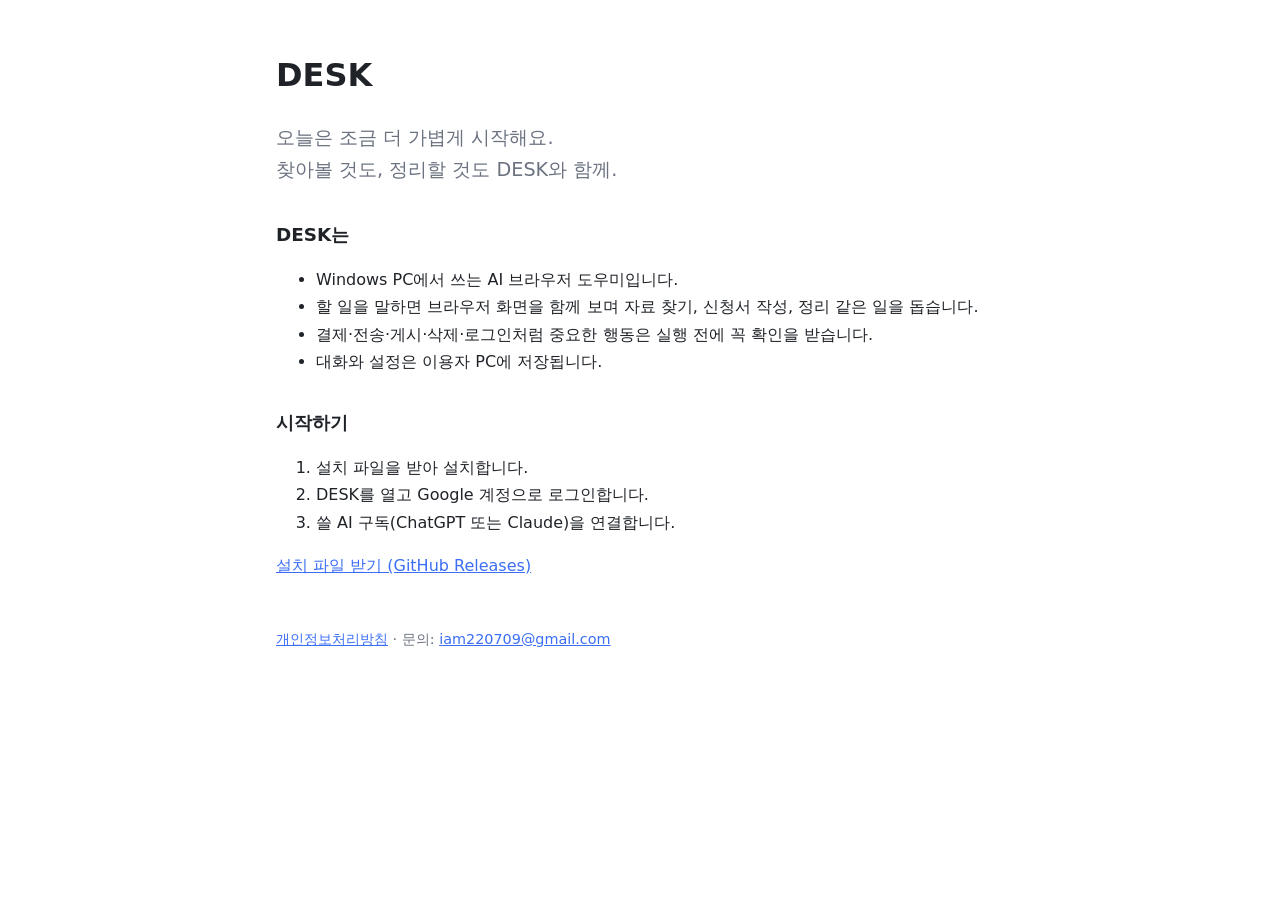
<file: index.html>
<!doctype html>
<html lang="ko">
<head>
<meta charset="utf-8">
<meta name="viewport" content="width=device-width, initial-scale=1">
<title>DESK</title>
<meta name="description" content="DESK — 내 PC에서 브라우저 작업을 함께 해 주는 AI 도우미">
<link rel="stylesheet" href="style.css">
</head>
<body>
<main>
<h1>DESK</h1>
<p class="lead">오늘은 조금 더 가볍게 시작해요.<br>찾아볼 것도, 정리할 것도 DESK와 함께.</p>

<h2>DESK는</h2>
<ul>
<li>Windows PC에서 쓰는 AI 브라우저 도우미입니다.</li>
<li>할 일을 말하면 브라우저 화면을 함께 보며 자료 찾기, 신청서 작성, 정리 같은 일을 돕습니다.</li>
<li>결제·전송·게시·삭제·로그인처럼 중요한 행동은 실행 전에 꼭 확인을 받습니다.</li>
<li>대화와 설정은 이용자 PC에 저장됩니다.</li>
</ul>

<h2>시작하기</h2>
<ol>
<li>설치 파일을 받아 설치합니다.</li>
<li>DESK를 열고 Google 계정으로 로그인합니다.</li>
<li>쓸 AI 구독(ChatGPT 또는 Claude)을 연결합니다.</li>
</ol>
<p><a href="https://github.com/cjmfortune/desk-releases/releases">설치 파일 받기 (GitHub Releases)</a></p>

<footer>
<a href="privacy.html">개인정보처리방침</a> · 문의: <a href="mailto:iam220709@gmail.com">iam220709@gmail.com</a>
</footer>
</main>
</body>
</html>
</file>
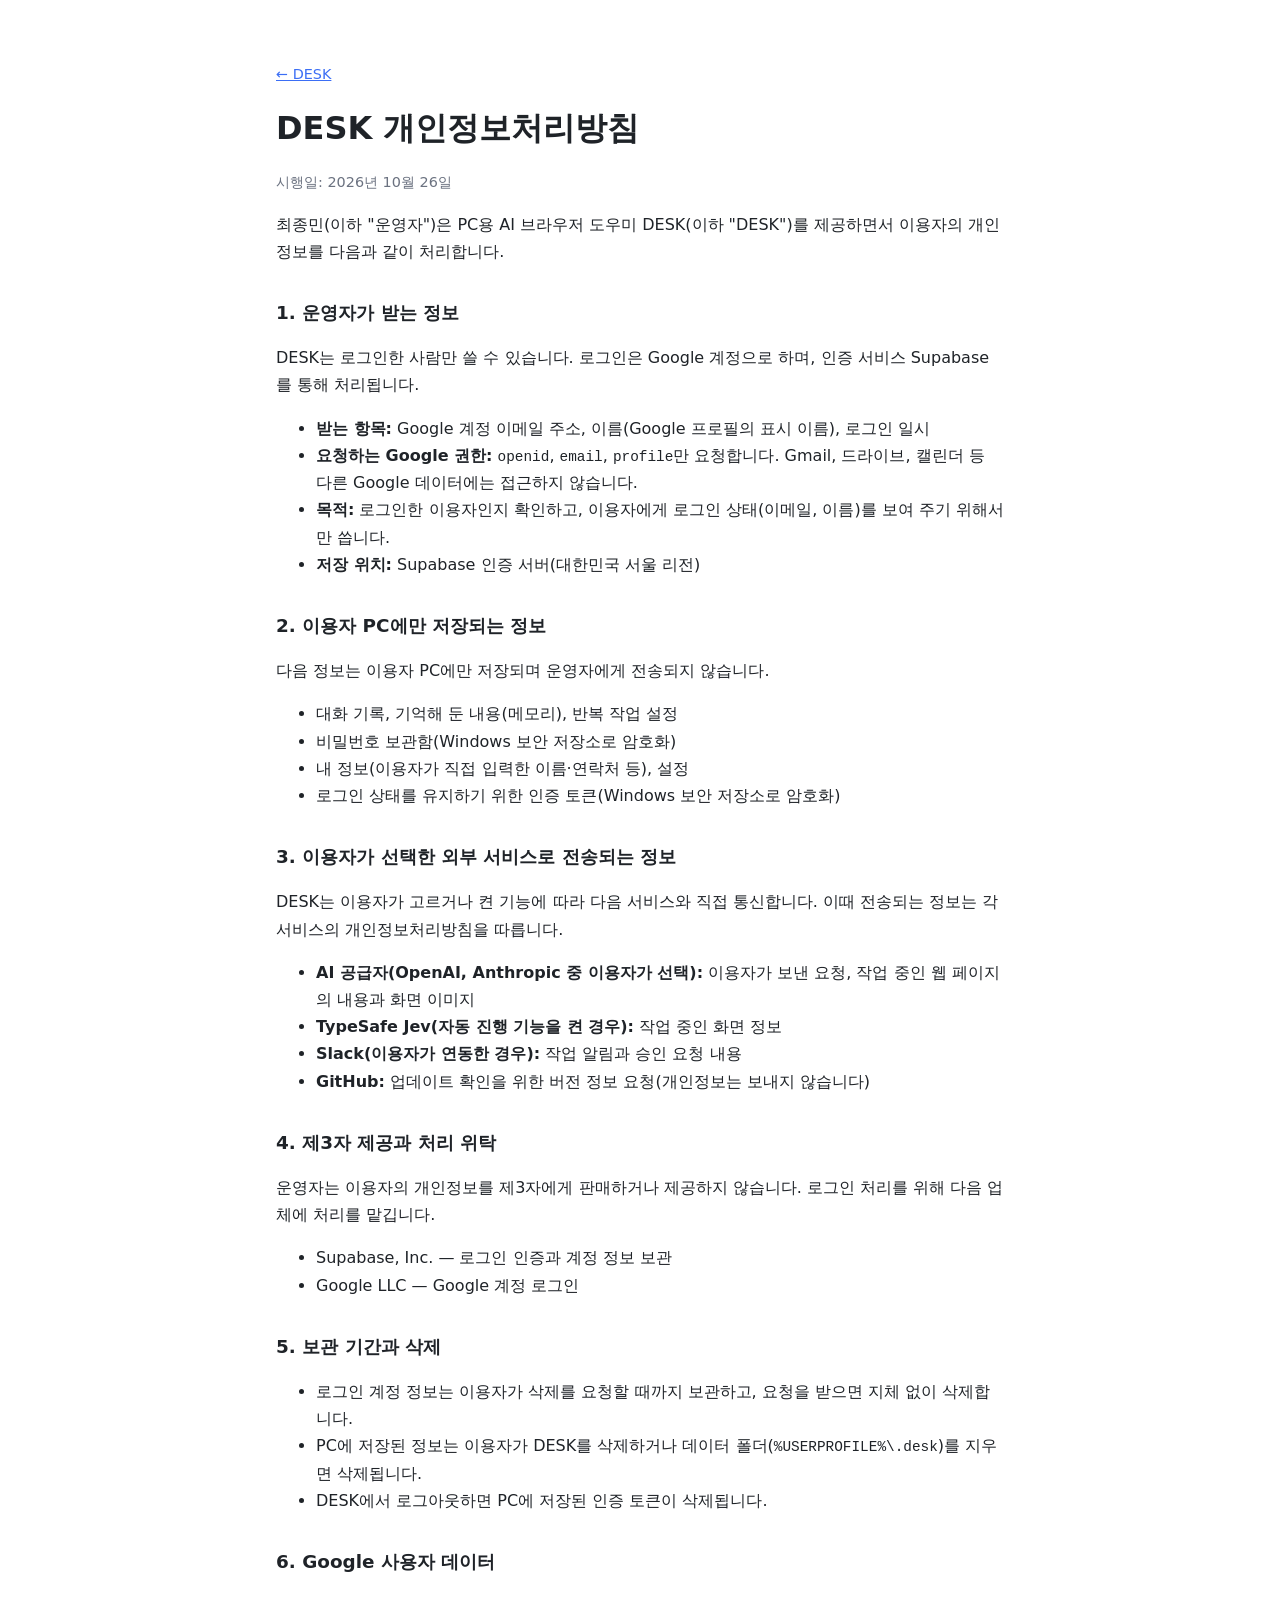
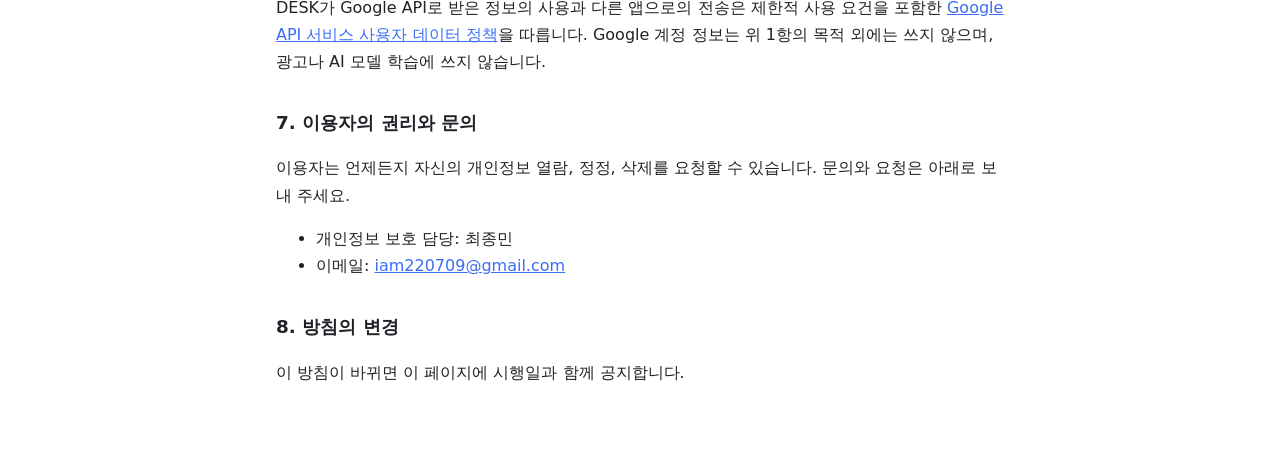
<file: privacy.html>
<!doctype html>
<html lang="ko">
<head>
<meta charset="utf-8">
<meta name="viewport" content="width=device-width, initial-scale=1">
<title>DESK 개인정보처리방침</title>
<link rel="stylesheet" href="style.css">
</head>
<body>
<main>
<p class="back"><a href="./">← DESK</a></p>
<h1>DESK 개인정보처리방침</h1>
<p class="meta">시행일: 2026년 10월 26일</p>

<p>최종민(이하 "운영자")은 PC용 AI 브라우저 도우미 DESK(이하 "DESK")를 제공하면서 이용자의 개인정보를 다음과 같이 처리합니다.</p>

<h2>1. 운영자가 받는 정보</h2>
<p>DESK는 로그인한 사람만 쓸 수 있습니다. 로그인은 Google 계정으로 하며, 인증 서비스 Supabase를 통해 처리됩니다.</p>
<ul>
<li><strong>받는 항목:</strong> Google 계정 이메일 주소, 이름(Google 프로필의 표시 이름), 로그인 일시</li>
<li><strong>요청하는 Google 권한:</strong> <code>openid</code>, <code>email</code>, <code>profile</code>만 요청합니다. Gmail, 드라이브, 캘린더 등 다른 Google 데이터에는 접근하지 않습니다.</li>
<li><strong>목적:</strong> 로그인한 이용자인지 확인하고, 이용자에게 로그인 상태(이메일, 이름)를 보여 주기 위해서만 씁니다.</li>
<li><strong>저장 위치:</strong> Supabase 인증 서버(대한민국 서울 리전)</li>
</ul>

<h2>2. 이용자 PC에만 저장되는 정보</h2>
<p>다음 정보는 이용자 PC에만 저장되며 운영자에게 전송되지 않습니다.</p>
<ul>
<li>대화 기록, 기억해 둔 내용(메모리), 반복 작업 설정</li>
<li>비밀번호 보관함(Windows 보안 저장소로 암호화)</li>
<li>내 정보(이용자가 직접 입력한 이름·연락처 등), 설정</li>
<li>로그인 상태를 유지하기 위한 인증 토큰(Windows 보안 저장소로 암호화)</li>
</ul>

<h2>3. 이용자가 선택한 외부 서비스로 전송되는 정보</h2>
<p>DESK는 이용자가 고르거나 켠 기능에 따라 다음 서비스와 직접 통신합니다. 이때 전송되는 정보는 각 서비스의 개인정보처리방침을 따릅니다.</p>
<ul>
<li><strong>AI 공급자(OpenAI, Anthropic 중 이용자가 선택):</strong> 이용자가 보낸 요청, 작업 중인 웹 페이지의 내용과 화면 이미지</li>
<li><strong>TypeSafe Jev(자동 진행 기능을 켠 경우):</strong> 작업 중인 화면 정보</li>
<li><strong>Slack(이용자가 연동한 경우):</strong> 작업 알림과 승인 요청 내용</li>
<li><strong>GitHub:</strong> 업데이트 확인을 위한 버전 정보 요청(개인정보는 보내지 않습니다)</li>
</ul>

<h2>4. 제3자 제공과 처리 위탁</h2>
<p>운영자는 이용자의 개인정보를 제3자에게 판매하거나 제공하지 않습니다. 로그인 처리를 위해 다음 업체에 처리를 맡깁니다.</p>
<ul>
<li>Supabase, Inc. — 로그인 인증과 계정 정보 보관</li>
<li>Google LLC — Google 계정 로그인</li>
</ul>

<h2>5. 보관 기간과 삭제</h2>
<ul>
<li>로그인 계정 정보는 이용자가 삭제를 요청할 때까지 보관하고, 요청을 받으면 지체 없이 삭제합니다.</li>
<li>PC에 저장된 정보는 이용자가 DESK를 삭제하거나 데이터 폴더(<code>%USERPROFILE%\.desk</code>)를 지우면 삭제됩니다.</li>
<li>DESK에서 로그아웃하면 PC에 저장된 인증 토큰이 삭제됩니다.</li>
</ul>

<h2>6. Google 사용자 데이터</h2>
<p>DESK가 Google API로 받은 정보의 사용과 다른 앱으로의 전송은 제한적 사용 요건을 포함한 <a href="https://developers.google.com/terms/api-services-user-data-policy">Google API 서비스 사용자 데이터 정책</a>을 따릅니다. Google 계정 정보는 위 1항의 목적 외에는 쓰지 않으며, 광고나 AI 모델 학습에 쓰지 않습니다.</p>

<h2>7. 이용자의 권리와 문의</h2>
<p>이용자는 언제든지 자신의 개인정보 열람, 정정, 삭제를 요청할 수 있습니다. 문의와 요청은 아래로 보내 주세요.</p>
<ul>
<li>개인정보 보호 담당: 최종민</li>
<li>이메일: <a href="mailto:iam220709@gmail.com">iam220709@gmail.com</a></li>
</ul>

<h2>8. 방침의 변경</h2>
<p>이 방침이 바뀌면 이 페이지에 시행일과 함께 공지합니다.</p>
</main>
</body>
</html>
</file>
<file: style.css>
:root { --fg: #1f2328; --muted: #6b7280; --accent: #3b6ef5; --bg: #ffffff; }
@media (prefers-color-scheme: dark) { :root { --fg: #e6e8eb; --muted: #9aa3ad; --accent: #7aa2ff; --bg: #111418; } }
* { box-sizing: border-box; }
body { margin: 0; background: var(--bg); color: var(--fg); font: 16px/1.7 "Segoe UI", "Malgun Gothic", system-ui, sans-serif; }
main { max-width: 760px; margin: 0 auto; padding: 48px 16px 64px; }
h1 { font-size: 2rem; margin: 0 0 8px; }
h2 { font-size: 1.15rem; margin: 32px 0 8px; }
.lead { font-size: 1.2rem; color: var(--muted); }
.meta, .back { color: var(--muted); font-size: .9rem; }
a { color: var(--accent); }
code { font-size: .9em; }
footer { margin-top: 48px; color: var(--muted); font-size: .9rem; }
</file>
